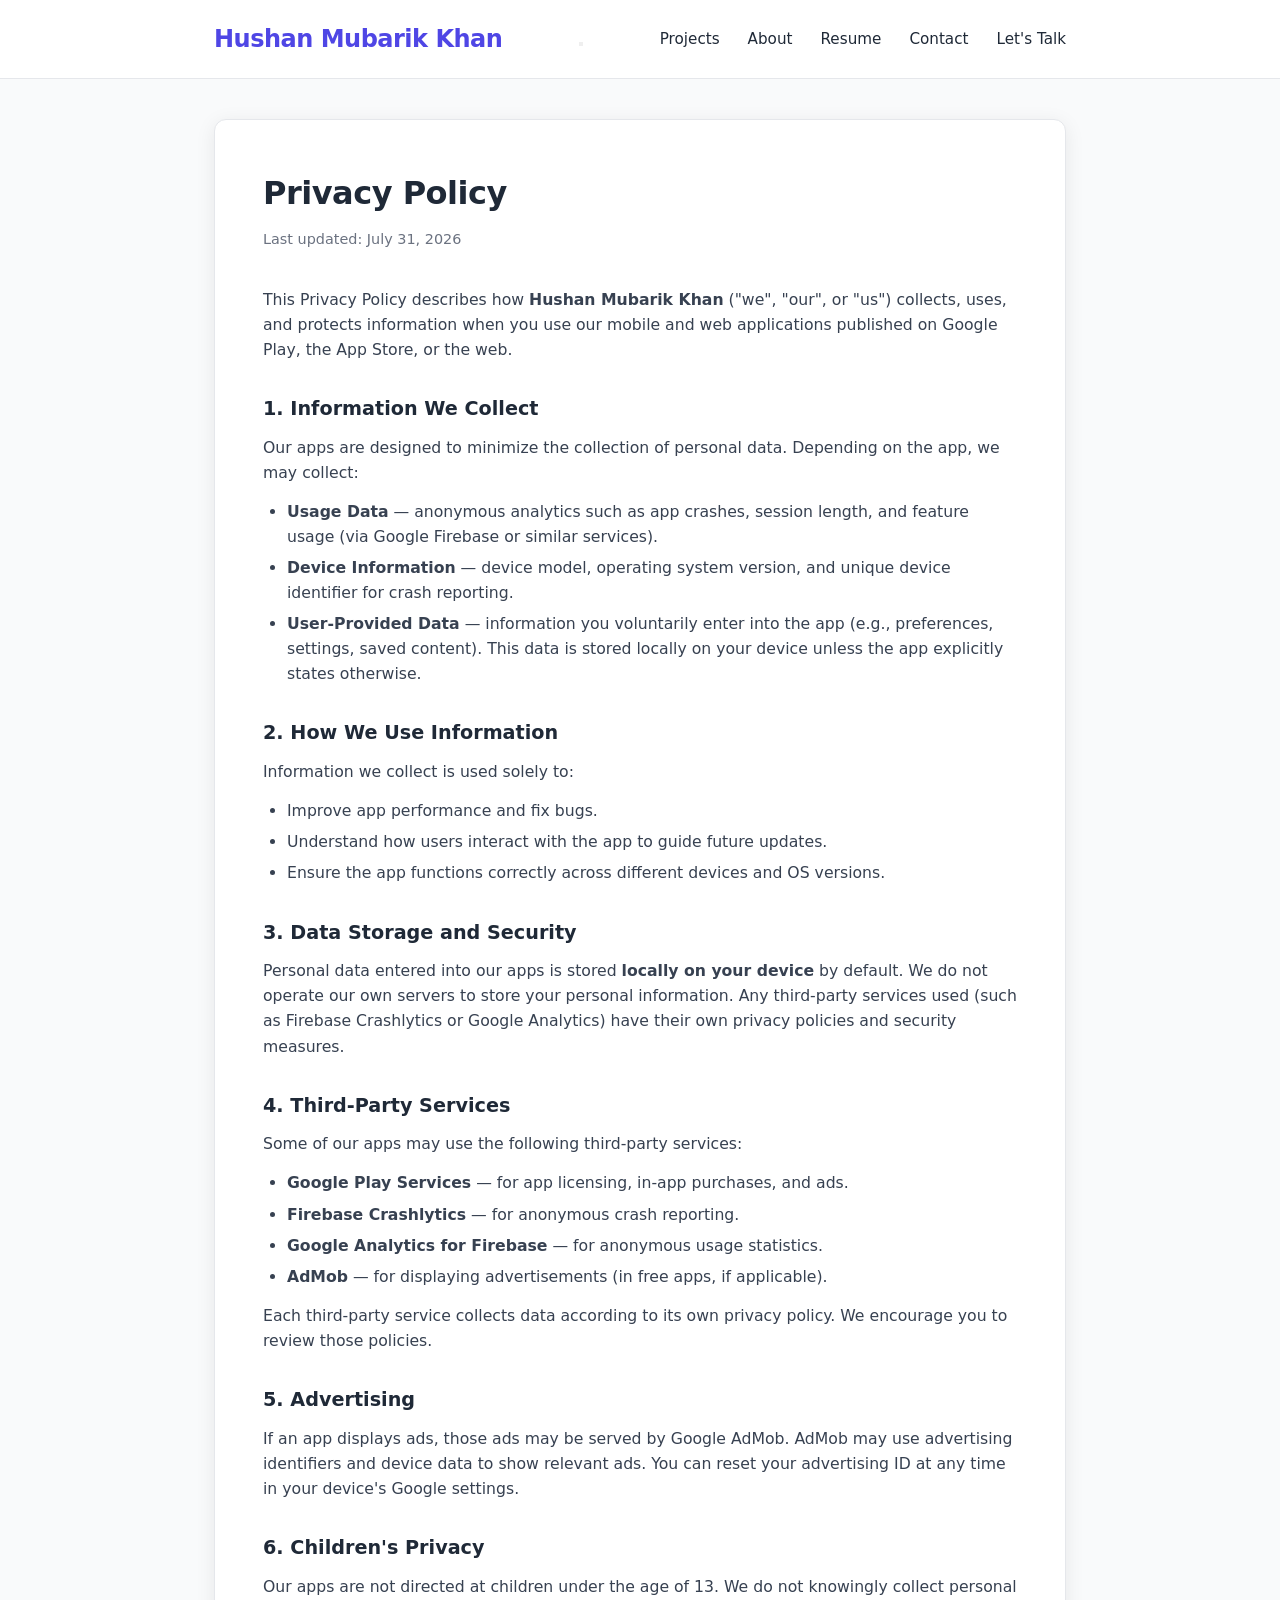
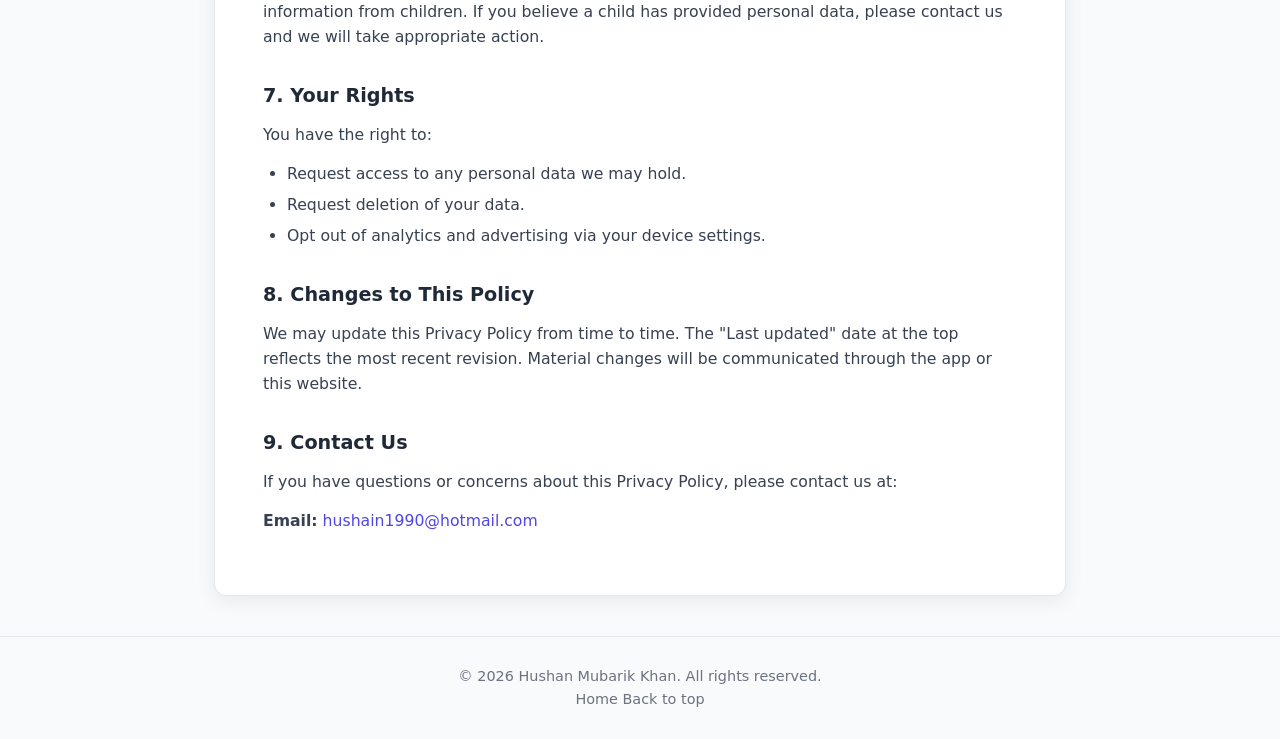
<file: privacy-policy.html>
<!DOCTYPE html>
<html lang="en" data-theme="teal">
<head>
  <meta charset="UTF-8" />
  <meta name="viewport" content="width=device-width, initial-scale=1.0" />
  <title>Privacy Policy — Hushan Mubarik Khan</title>
  <meta name="description" content="Privacy policy for apps published by Hushan Mubarik Khan." />
  <meta name="theme-color" content="#ffffff" media="(prefers-color-scheme: light)" />
  <meta name="theme-color" content="#0b1020" media="(prefers-color-scheme: dark)" />
  <link
    rel="icon"
    href="data:image/svg+xml,%3Csvg xmlns='http://www.w3.org/2000/svg' viewBox='0 0 100 100'%3E%3Ccircle cx='50' cy='50' r='45' fill='%2314b8a6'/%3E%3C/svg%3E"
  />
  <link rel="stylesheet" href="styles.css" />
  <script>document.documentElement.classList.add('js');</script>
</head>
<body>

  <!-- ===== Header ===== -->
  <header class="site-header" id="top">
    <div class="container header-inner">
      <a href="index.html" class="logo">Hushan Mubarik Khan</a>

      <div class="header-tools">
        <button
          class="nav-toggle"
          type="button"
          aria-label="Toggle navigation"
          aria-expanded="false"
          aria-controls="site-nav"
        >
          <span></span>
          <span></span>
          <span></span>
        </button>
      </div>

      <nav id="site-nav" class="site-nav">
        <a href="index.html#projects">Projects</a>
        <a href="index.html#about">About</a>
        <a href="resume.html">Resume</a>
        <a href="index.html#contact">Contact</a>
        <a href="index.html#contact" class="nav-cta">Let's Talk</a>
      </nav>
    </div>
  </header>

  <main class="section">
    <div class="container">
      <div class="policy-content">

        <h1>Privacy Policy</h1>
        <p class="updated">Last updated: July 31, 2026</p>

        <p>
          This Privacy Policy describes how <strong>Hushan Mubarik Khan</strong> ("we", "our", or "us")
          collects, uses, and protects information when you use our mobile and web applications
          published on Google Play, the App Store, or the web.
        </p>

        <h2>1. Information We Collect</h2>
        <p>
          Our apps are designed to minimize the collection of personal data. Depending on the
          app, we may collect:
        </p>
        <ul>
          <li><strong>Usage Data</strong> — anonymous analytics such as app crashes, session length, and feature usage (via Google Firebase or similar services).</li>
          <li><strong>Device Information</strong> — device model, operating system version, and unique device identifier for crash reporting.</li>
          <li><strong>User-Provided Data</strong> — information you voluntarily enter into the app (e.g., preferences, settings, saved content). This data is stored locally on your device unless the app explicitly states otherwise.</li>
        </ul>

        <h2>2. How We Use Information</h2>
        <p>Information we collect is used solely to:</p>
        <ul>
          <li>Improve app performance and fix bugs.</li>
          <li>Understand how users interact with the app to guide future updates.</li>
          <li>Ensure the app functions correctly across different devices and OS versions.</li>
        </ul>

        <h2>3. Data Storage and Security</h2>
        <p>
          Personal data entered into our apps is stored <strong>locally on your device</strong>
          by default. We do not operate our own servers to store your personal information.
          Any third-party services used (such as Firebase Crashlytics or Google Analytics)
          have their own privacy policies and security measures.
        </p>

        <h2>4. Third-Party Services</h2>
        <p>Some of our apps may use the following third-party services:</p>
        <ul>
          <li><strong>Google Play Services</strong> — for app licensing, in-app purchases, and ads.</li>
          <li><strong>Firebase Crashlytics</strong> — for anonymous crash reporting.</li>
          <li><strong>Google Analytics for Firebase</strong> — for anonymous usage statistics.</li>
          <li><strong>AdMob</strong> — for displaying advertisements (in free apps, if applicable).</li>
        </ul>
        <p>
          Each third-party service collects data according to its own privacy policy.
          We encourage you to review those policies.
        </p>

        <h2>5. Advertising</h2>
        <p>
          If an app displays ads, those ads may be served by Google AdMob. AdMob may use
          advertising identifiers and device data to show relevant ads. You can reset your
          advertising ID at any time in your device's Google settings.
        </p>

        <h2>6. Children's Privacy</h2>
        <p>
          Our apps are not directed at children under the age of 13. We do not knowingly
          collect personal information from children. If you believe a child has provided
          personal data, please contact us and we will take appropriate action.
        </p>

        <h2>7. Your Rights</h2>
        <p>You have the right to:</p>
        <ul>
          <li>Request access to any personal data we may hold.</li>
          <li>Request deletion of your data.</li>
          <li>Opt out of analytics and advertising via your device settings.</li>
        </ul>

        <h2>8. Changes to This Policy</h2>
        <p>
          We may update this Privacy Policy from time to time. The "Last updated" date at
          the top reflects the most recent revision. Material changes will be communicated
          through the app or this website.
        </p>

        <h2>9. Contact Us</h2>
        <p>
          If you have questions or concerns about this Privacy Policy, please contact us at:
        </p>
        <p>
          <strong>Email:</strong> <a href="mailto:hushain1990@hotmail.com">hushain1990@hotmail.com</a>
        </p>

      </div>
    </div>
  </main>

  <!-- ===== Footer ===== -->
  <footer class="site-footer">
    <div class="container">
      <p>© <span id="year">2026</span> Hushan Mubarik Khan. All rights reserved.</p>
      <div class="footer-links">
        <a href="index.html">Home</a>
        <a href="#top" class="footer-top">Back to top</a>
      </div>
    </div>
  </footer>

  <script src="script.js"></script>
</body>
</html>
</file>
<file: styles.css>
/* ===== Reset & Base ===== */
*, *::before, *::after {
  box-sizing: border-box;
  margin: 0;
  padding: 0;
}

:root {
  --primary: #4F46E5;
  --primary-dark: #3730A3;
  --text: #1F2937;
  --text-light: #6B7280;
  --bg: #F9FAFB;
  --white: #FFFFFF;
  --border: #E5E7EB;
  --radius: 12px;
  --shadow: 0 4px 20px rgba(0, 0, 0, 0.08);
}

body {
  font-family: 'Segoe UI', system-ui, -apple-system, sans-serif;
  color: var(--text);
  background: var(--bg);
  line-height: 1.6;
  min-height: 100vh;
}

a {
  color: var(--primary);
  text-decoration: none;
  transition: color 0.2s;
}

a:hover {
  color: var(--primary-dark);
}

img {
  max-width: 100%;
  display: block;
}

/* ===== Layout ===== */
.container {
  max-width: 900px;
  margin: 0 auto;
  padding: 0 24px;
}

/* ===== Header ===== */
header {
  background: var(--white);
  border-bottom: 1px solid var(--border);
  padding: 20px 0;
  position: sticky;
  top: 0;
  z-index: 100;
}

header .container {
  display: flex;
  justify-content: space-between;
  align-items: center;
}

.logo {
  font-size: 1.5rem;
  font-weight: 700;
  color: var(--primary);
  letter-spacing: -0.5px;
}

nav {
  display: flex;
  gap: 28px;
}

nav a {
  color: var(--text);
  font-weight: 500;
  font-size: 0.95rem;
}

nav a:hover {
  color: var(--primary);
}

/* ===== Hero ===== */
.hero {
  text-align: center;
  padding: 80px 0 60px;
}

.hero-icon {
  width: 100px;
  height: 100px;
  background: linear-gradient(135deg, var(--primary), #7C3AED);
  border-radius: 24px;
  margin: 0 auto 28px;
  display: flex;
  align-items: center;
  justify-content: center;
  font-size: 2.8rem;
  color: var(--white);
  box-shadow: 0 8px 30px rgba(79, 70, 229, 0.3);
}

.hero-avatar {
  width: 100px;
  height: 100px;
  border-radius: 50%;
  margin: 0 auto 28px;
  object-fit: cover;
  border: 4px solid var(--white);
  box-shadow: 0 8px 30px rgba(79, 70, 229, 0.3);
}

.hero h1 {
  font-size: 2.4rem;
  font-weight: 800;
  margin-bottom: 12px;
  letter-spacing: -1px;
  color: var(--text);
}

.hero p {
  font-size: 1.15rem;
  color: var(--text-light);
  max-width: 540px;
  margin: 0 auto;
}

/* ===== Sections ===== */
section {
  padding: 60px 0;
}

section h2 {
  font-size: 1.6rem;
  font-weight: 700;
  margin-bottom: 12px;
  letter-spacing: -0.5px;
}

section p {
  color: var(--text-light);
  font-size: 1.05rem;
  margin-bottom: 20px;
}

/* ===== App Cards ===== */
.app-grid {
  display: grid;
  grid-template-columns: repeat(auto-fill, minmax(260px, 1fr));
  gap: 24px;
  margin-top: 32px;
}

.app-card {
  background: var(--white);
  border: 1px solid var(--border);
  border-radius: var(--radius);
  padding: 28px 24px;
  box-shadow: var(--shadow);
  transition: transform 0.2s, box-shadow 0.2s;
}

.app-card:hover {
  transform: translateY(-4px);
  box-shadow: 0 8px 30px rgba(0, 0, 0, 0.12);
}

.app-icon {
  width: 56px;
  height: 56px;
  border-radius: 14px;
  margin-bottom: 16px;
  object-fit: cover;
  object-position: center;
  box-shadow: 0 2px 8px rgba(0, 0, 0, 0.1);
  background: #f3f4f6;
}

.app-card-icon {
  width: 56px;
  height: 56px;
  border-radius: 14px;
  display: flex;
  align-items: center;
  justify-content: center;
  font-size: 1.6rem;
  margin-bottom: 16px;
  color: var(--white);
}

.app-card-icon.blue   { background: linear-gradient(135deg, #3B82F6, #1D4ED8); }
.app-card-icon.green  { background: linear-gradient(135deg, #10B981, #047857); }
.app-card-icon.purple { background: linear-gradient(135deg, #8B5CF6, #6D28D9); }

.app-card h3 {
  font-size: 1.1rem;
  font-weight: 600;
  margin-bottom: 8px;
}

.app-card p {
  color: var(--text-light);
  font-size: 0.92rem;
  margin-bottom: 0;
}

.app-card .badge {
  display: inline-block;
  font-size: 0.78rem;
  font-weight: 600;
  padding: 5px 14px;
  border-radius: 20px;
  background: #EEF2FF;
  color: var(--primary);
  text-decoration: none;
  cursor: pointer;
  transition: background 0.2s, transform 0.2s;
}

.app-card .badge:hover {
  background: #E0E7FF;
  transform: translateY(-1px);
}

.app-card .badge.secondary {
  background: #F0FDF4;
  color: #16A34A;
}

.app-card .badge.secondary:hover {
  background: #DCFCE7;
  transform: translateY(-1px);
}

a.app-card {
  text-decoration: none;
  color: inherit;
}

.app-tech {
  font-size: 0.82rem;
  color: var(--text-light);
  margin-top: 12px;
  font-weight: 500;
  letter-spacing: 0.3px;
}

.app-links {
  display: flex;
  gap: 8px;
  flex-wrap: wrap;
  margin-top: 14px;
}

.hero-subtitle {
  font-size: 1.1rem !important;
  font-weight: 600;
  color: var(--primary) !important;
  margin-bottom: 8px !important;
}

/* ===== Mini Cards Grid ===== */
.mini-section-title {
  font-size: 1.2rem;
  font-weight: 600;
  margin-top: 48px;
  margin-bottom: 6px;
  color: var(--text-light);
}

.mini-grid {
  display: grid;
  grid-template-columns: repeat(auto-fill, minmax(200px, 1fr));
  gap: 12px;
  margin-top: 16px;
}

.mini-card {
  background: var(--white);
  border: 1px solid var(--border);
  border-radius: 10px;
  padding: 14px 16px;
  transition: transform 0.2s, box-shadow 0.2s;
}

.mini-card:hover {
  transform: translateY(-2px);
  box-shadow: 0 4px 12px rgba(0, 0, 0, 0.08);
}

.mini-card h4 {
  font-size: 0.92rem;
  font-weight: 600;
  margin-bottom: 4px;
  color: var(--text);
}

.mini-card .mini-tech {
  font-size: 0.78rem;
  color: var(--text-light);
  margin-bottom: 8px;
}

.mini-card .mini-link {
  font-size: 0.78rem;
  font-weight: 600;
  color: var(--primary);
}

.mini-card .mini-link:hover {
  color: var(--primary-dark);
}

/* ===== About ===== */
.about-box {
  background: var(--white);
  border: 1px solid var(--border);
  border-radius: var(--radius);
  padding: 36px;
  box-shadow: var(--shadow);
}

.about-box p {
  margin-bottom: 0;
}

/* ===== Contact ===== */
.contact-links {
  display: flex;
  flex-wrap: wrap;
  gap: 0;
  margin-top: 20px;
  flex-direction: column;
}

.contact-btn {
  display: inline-flex;
  align-items: center;
  gap: 10px;
  padding: 10px 0;
  font-weight: 500;
  font-size: 0.97rem;
  color: var(--text);
  background: none;
  border-radius: 0;
  transition: color 0.2s, padding-left 0.2s;
}

.contact-btn:first-child {
  border-top: none;
}

.contact-btn:hover {
  color: var(--primary);
  padding-left: 6px;
  transform: none;
  box-shadow: none;
}

.contact-btn .contact-icon {
  width: 20px;
  height: 20px;
  border-radius: 6px;
  display: inline-flex;
  align-items: center;
  justify-content: center;
  font-size: 0.85rem;
  flex-shrink: 0;
}

.contact-btn.email .contact-icon  { background: #EEF2FF; color: var(--primary); }
.contact-btn.linkedin .contact-icon { background: #EFF6FF; color: #0A66C2; }
.contact-btn.github .contact-icon   { background: #F3F4F6; color: #111827; }
.contact-btn.play .contact-icon     { background: #F0FDF4; color: #16A34A; }

.contact-btn .contact-arrow {
  display: none;
}

/* ===== Footer ===== */
footer {
  border-top: 1px solid var(--border);
  padding: 28px 0;
  margin-top: 40px;
  text-align: center;
  color: var(--text-light);
  font-size: 0.9rem;
}

footer a {
  color: var(--text-light);
  font-weight: 500;
}

footer a:hover {
  color: var(--primary);
}

/* ===== Privacy Policy Page ===== */
.policy-content {
  background: var(--white);
  border: 1px solid var(--border);
  border-radius: var(--radius);
  padding: 48px;
  box-shadow: var(--shadow);
  margin: 40px 0;
}

.policy-content h1 {
  font-size: 2rem;
  margin-bottom: 8px;
  letter-spacing: -0.5px;
}

.policy-content .updated {
  color: var(--text-light);
  font-size: 0.9rem;
  margin-bottom: 36px;
}

.policy-content h2 {
  font-size: 1.2rem;
  margin-top: 32px;
  margin-bottom: 10px;
  color: var(--text);
}

.policy-content p,
.policy-content ul {
  color: #374151;
  font-size: 0.98rem;
  margin-bottom: 14px;
}

.policy-content ul {
  padding-left: 24px;
}

.policy-content li {
  margin-bottom: 6px;
}

/* ===== Responsive ===== */
@media (max-width: 768px) {
  /* Header */
  .logo { font-size: 1.1rem; }
  nav { gap: 14px; }
  nav a { font-size: 0.85rem; }

  /* Hero */
  .hero { padding: 48px 0 32px; }
  .hero h1 { font-size: 1.7rem; letter-spacing: -0.5px; }
  .hero p { font-size: 0.97rem; }
  .hero-avatar { width: 84px; height: 84px; }

  /* Sections */
  section { padding: 40px 0; }
  section h2 { font-size: 1.3rem; }

  /* App grid - 1 column on mobile */
  .app-grid {
    grid-template-columns: 1fr;
    gap: 16px;
    margin-top: 20px;
  }

  /* Mini grid - 2 columns on mobile */
  .mini-grid {
    grid-template-columns: repeat(2, 1fr);
    gap: 10px;
  }

  /* About box */
  .about-box { padding: 20px 16px; }
  .about-box p { font-size: 0.93rem; }
  .about-box ul { font-size: 0.9rem; }

  /* Contact buttons - wrap naturally on mobile */
  .contact-links { flex-direction: column; gap: 0; }
  .contact-btn { width: auto; font-size: 0.9rem; padding: 10px 0; }

  /* Policy */
  .policy-content { padding: 24px 16px; margin: 20px 0; }
  .policy-content h1 { font-size: 1.5rem; }
}

@media (max-width: 400px) {
  .logo { font-size: 0.95rem; }
  nav a { font-size: 0.78rem; }
  nav { gap: 10px; }
  .hero h1 { font-size: 1.4rem; }
  .mini-grid { grid-template-columns: 1fr; }
}
</file>
